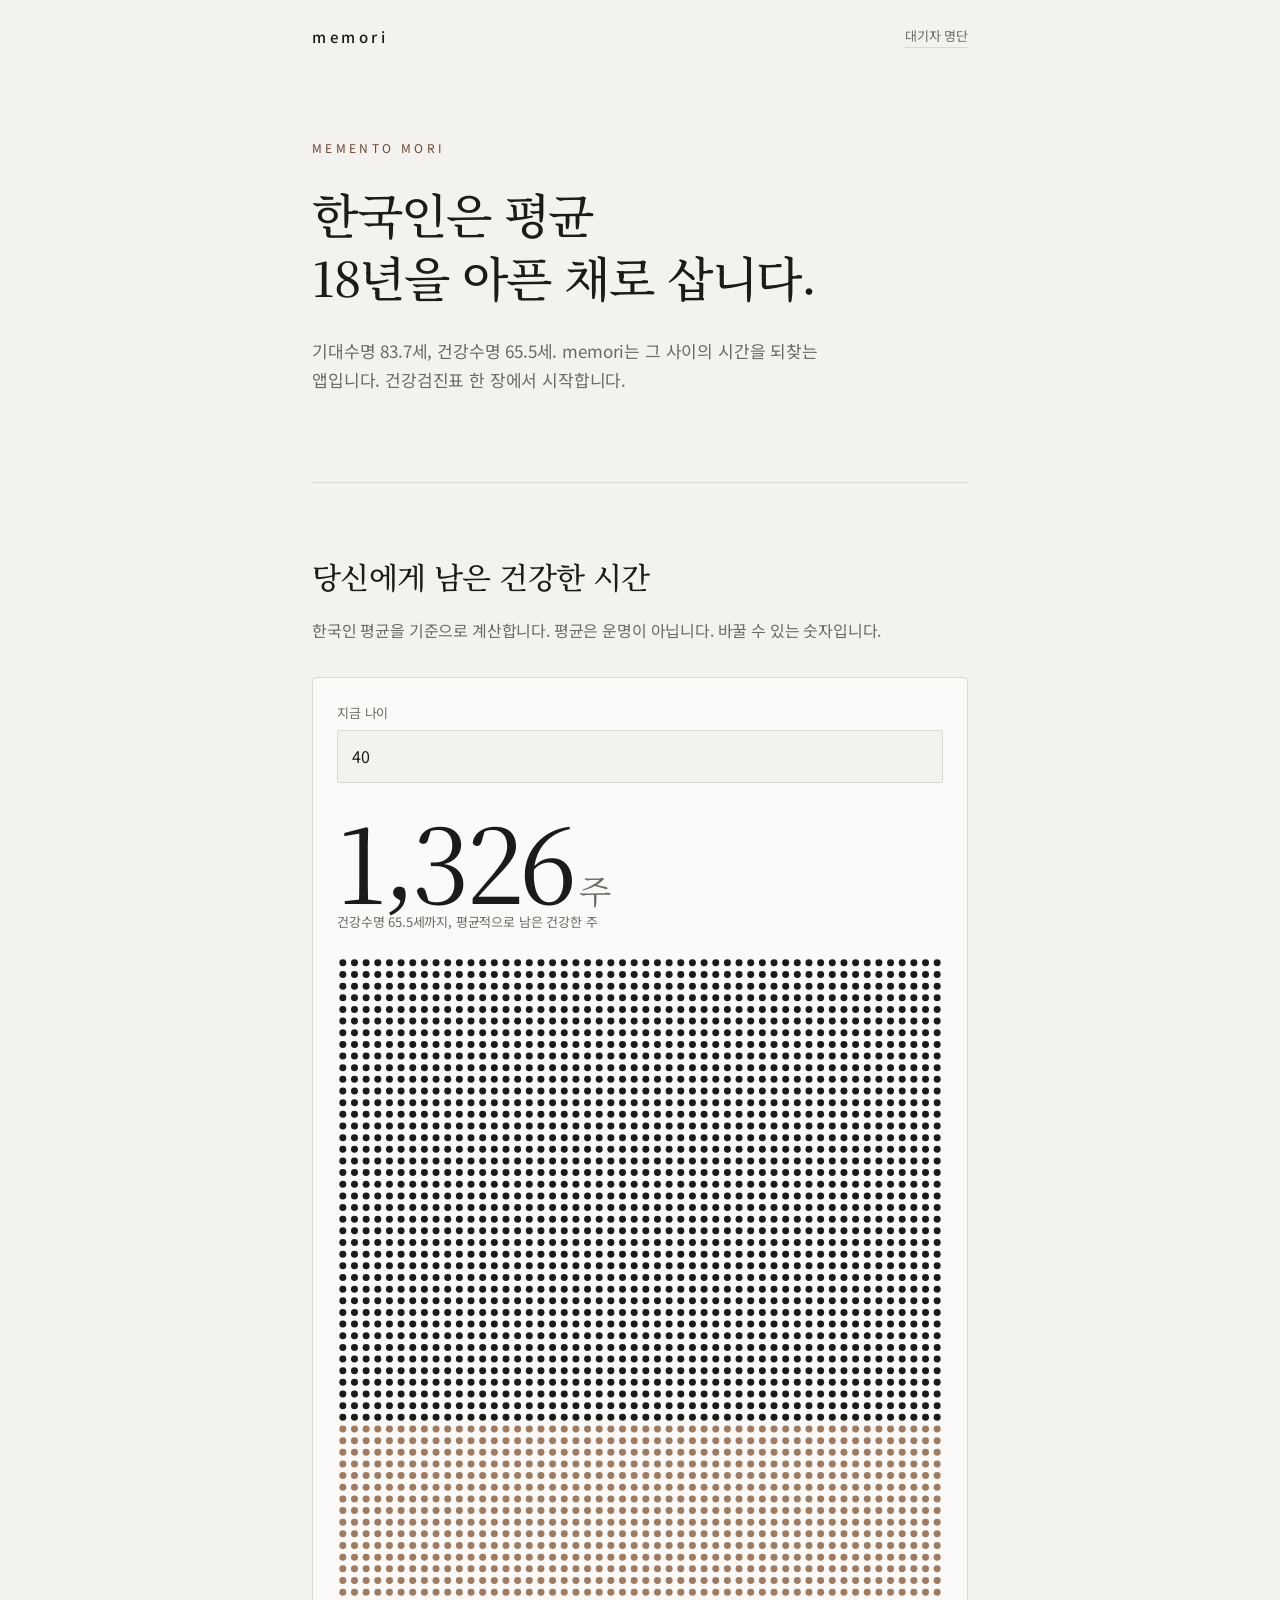
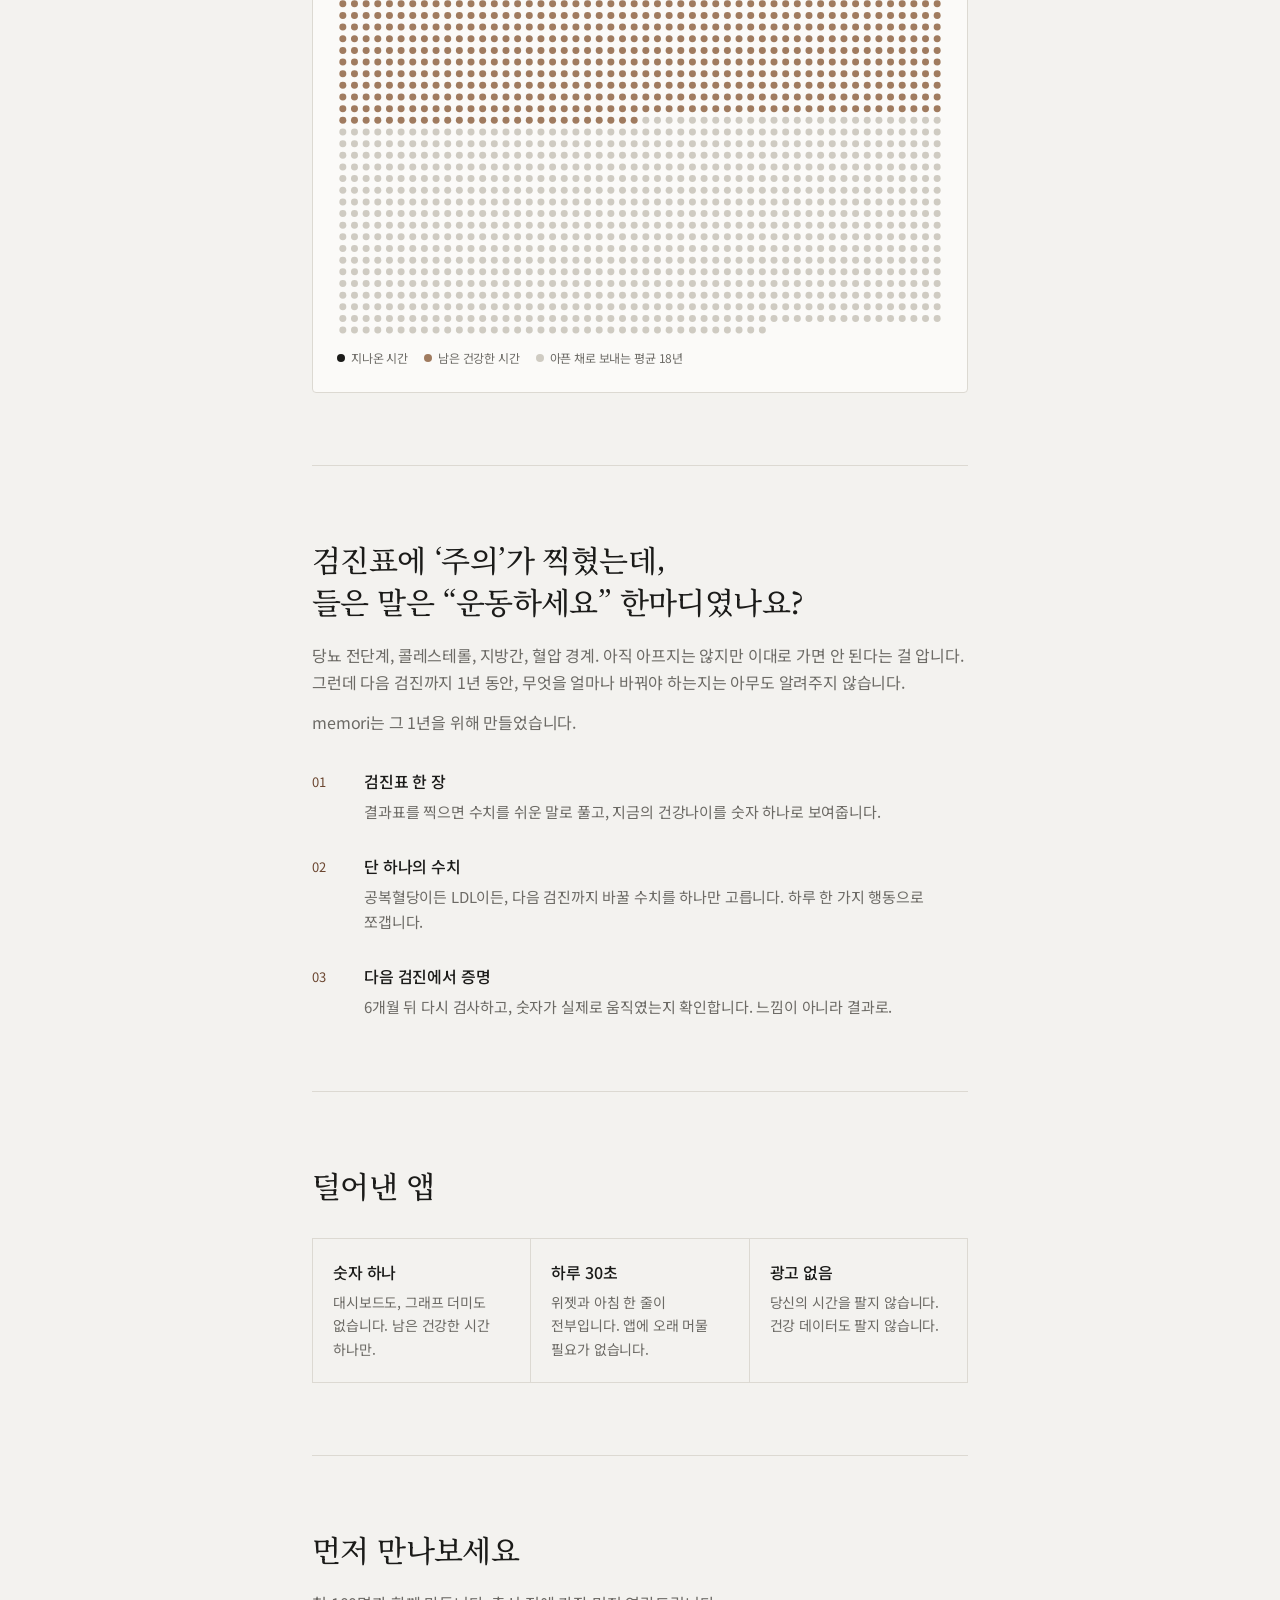
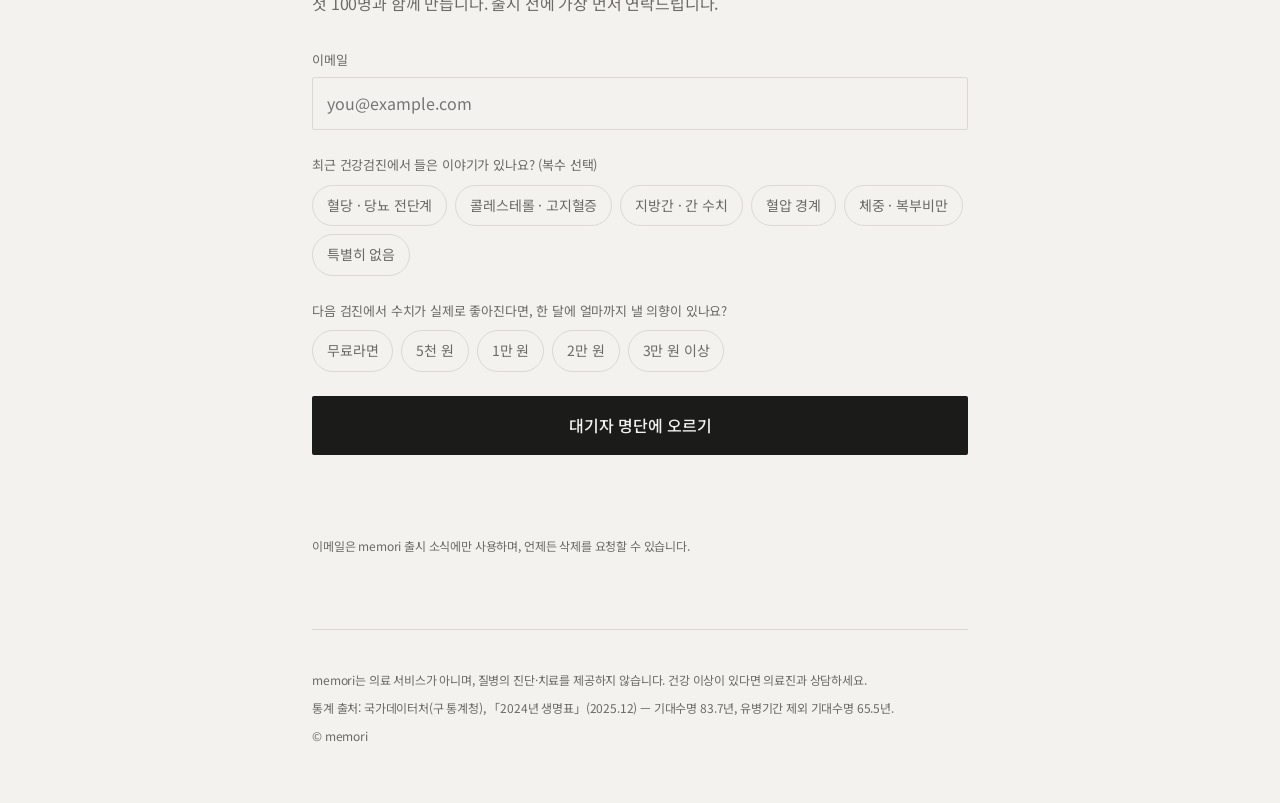
<file: memori/index.html>
<!DOCTYPE html>
<html lang="ko">
<head>
  <meta charset="UTF-8">
  <meta name="viewport" content="width=device-width, initial-scale=1.0">
  <title>memori — 건강수명</title>
  <meta name="description" content="한국인은 평균 18년을 아픈 채로 삽니다. memori는 건강검진표 한 장에서 시작해 그 시간을 되찾는 앱입니다.">
  <meta property="og:title" content="memori — 남은 건강한 시간">
  <meta property="og:description" content="기대수명 83.7세, 건강수명 65.5세. 그 사이의 18년을 되찾는 앱.">
  <link rel="preconnect" href="https://fonts.googleapis.com">
  <link rel="preconnect" href="https://fonts.gstatic.com" crossorigin>
  <link href="https://fonts.googleapis.com/css2?family=Noto+Sans+KR:wght@400;500&family=Noto+Serif+KR:wght@400;500&display=swap" rel="stylesheet">
  <link rel="stylesheet" href="assets/style.css">
</head>
<body>
  <div class="wrap">
    <header class="top">
      <a class="mark" href="./">memori</a>
      <a class="cta-link" href="#join">대기자 명단</a>
    </header>

    <main>
      <section class="hero">
        <p class="eyebrow">Memento mori</p>
        <h1>한국인은 평균<br>18년을 아픈 채로 삽니다.</h1>
        <p class="lead">기대수명 83.7세, 건강수명 65.5세. memori는 그 사이의 시간을 되찾는 앱입니다. 건강검진표 한 장에서 시작합니다.</p>
      </section>

      <section class="reveal" aria-labelledby="calc-title">
        <h2 id="calc-title">당신에게 남은 건강한 시간</h2>
        <p class="muted">한국인 평균을 기준으로 계산합니다. 평균은 운명이 아닙니다. 바꿀 수 있는 숫자입니다.</p>

        <div class="calc">
          <div class="calc-row">
            <div class="field">
              <label for="age">지금 나이</label>
              <input id="age" type="number" inputmode="numeric" min="1" max="100" value="40">
            </div>
          </div>

          <div>
            <div class="figure"><span id="healthy-weeks">1,326</span><span class="figure-unit">주</span></div>
            <p class="muted small" id="healthy-note">건강수명 65.5세까지, 평균적으로 남은 건강한 주</p>
          </div>

          <canvas class="weeks" id="weeks" role="img" aria-label="한 칸이 한 주인 인생 달력"></canvas>
          <div class="legend">
            <span style="--c: var(--lived)">지나온 시간</span>
            <span style="--c: var(--healthy)">남은 건강한 시간</span>
            <span style="--c: var(--unwell)">아픈 채로 보내는 평균 18년</span>
          </div>
        </div>
      </section>

      <section class="reveal">
        <h2>검진표에 ‘주의’가 찍혔는데,<br>들은 말은 “운동하세요” 한마디였나요?</h2>
        <p class="muted">당뇨 전단계, 콜레스테롤, 지방간, 혈압 경계. 아직 아프지는 않지만 이대로 가면 안 된다는 걸 압니다. 그런데 다음 검진까지 1년 동안, 무엇을 얼마나 바꿔야 하는지는 아무도 알려주지 않습니다.</p>
        <p class="muted">memori는 그 1년을 위해 만들었습니다.</p>

        <ol class="steps">
          <li>
            <div>
              <h3>검진표 한 장</h3>
              <p>결과표를 찍으면 수치를 쉬운 말로 풀고, 지금의 건강나이를 숫자 하나로 보여줍니다.</p>
            </div>
          </li>
          <li>
            <div>
              <h3>단 하나의 수치</h3>
              <p>공복혈당이든 LDL이든, 다음 검진까지 바꿀 수치를 하나만 고릅니다. 하루 한 가지 행동으로 쪼갭니다.</p>
            </div>
          </li>
          <li>
            <div>
              <h3>다음 검진에서 증명</h3>
              <p>6개월 뒤 다시 검사하고, 숫자가 실제로 움직였는지 확인합니다. 느낌이 아니라 결과로.</p>
            </div>
          </li>
        </ol>
      </section>

      <section class="reveal">
        <h2>덜어낸 앱</h2>
        <div class="principles">
          <div><strong>숫자 하나</strong><p>대시보드도, 그래프 더미도 없습니다. 남은 건강한 시간 하나만.</p></div>
          <div><strong>하루 30초</strong><p>위젯과 아침 한 줄이 전부입니다. 앱에 오래 머물 필요가 없습니다.</p></div>
          <div><strong>광고 없음</strong><p>당신의 시간을 팔지 않습니다. 건강 데이터도 팔지 않습니다.</p></div>
        </div>
      </section>

      <section class="reveal" id="join" aria-labelledby="join-title">
        <h2 id="join-title">먼저 만나보세요</h2>
        <p class="muted">첫 100명과 함께 만듭니다. 출시 전에 가장 먼저 연락드립니다.</p>

        <form class="waitlist" novalidate>
          <input type="hidden" name="variant" value="healthspan">

          <div class="field">
            <label for="email">이메일</label>
            <input id="email" name="email" type="email" autocomplete="email" placeholder="you@example.com" required>
          </div>

          <fieldset class="fieldset">
            <legend>최근 건강검진에서 들은 이야기가 있나요? (복수 선택)</legend>
            <div class="chips">
              <label><input type="checkbox" name="finding" value="blood_sugar"><span>혈당 · 당뇨 전단계</span></label>
              <label><input type="checkbox" name="finding" value="cholesterol"><span>콜레스테롤 · 고지혈증</span></label>
              <label><input type="checkbox" name="finding" value="fatty_liver"><span>지방간 · 간 수치</span></label>
              <label><input type="checkbox" name="finding" value="blood_pressure"><span>혈압 경계</span></label>
              <label><input type="checkbox" name="finding" value="weight"><span>체중 · 복부비만</span></label>
              <label><input type="checkbox" name="finding" value="none"><span>특별히 없음</span></label>
            </div>
          </fieldset>

          <fieldset class="fieldset">
            <legend>다음 검진에서 수치가 실제로 좋아진다면, 한 달에 얼마까지 낼 의향이 있나요?</legend>
            <div class="chips">
              <label><input type="radio" name="wtp" value="0"><span>무료라면</span></label>
              <label><input type="radio" name="wtp" value="5000"><span>5천 원</span></label>
              <label><input type="radio" name="wtp" value="10000"><span>1만 원</span></label>
              <label><input type="radio" name="wtp" value="20000"><span>2만 원</span></label>
              <label><input type="radio" name="wtp" value="30000+"><span>3만 원 이상</span></label>
            </div>
          </fieldset>

          <button class="submit" type="submit">대기자 명단에 오르기</button>
          <p class="form-status" role="status" aria-live="polite"></p>
          <p class="consent">이메일은 memori 출시 소식에만 사용하며, 언제든 삭제를 요청할 수 있습니다.</p>
        </form>
      </section>
    </main>

    <footer>
      <p>memori는 의료 서비스가 아니며, 질병의 진단·치료를 제공하지 않습니다. 건강 이상이 있다면 의료진과 상담하세요.</p>
      <p>통계 출처: 국가데이터처(구 통계청), 「2024년 생명표」(2025.12) — 기대수명 83.7년, 유병기간 제외 기대수명 65.5년.</p>
      <p>© memori</p>
    </footer>
  </div>

  <script src="assets/waitlist.js"></script>
  <script>
    // Korea, 2024 life tables (국가데이터처, 2025.12)
    const LIFE_EXPECTANCY = 83.7;
    const HEALTHSPAN = 65.5;
    const WEEKS_PER_YEAR = 52;

    const ageInput = document.getElementById('age');
    const weeksOut = document.getElementById('healthy-weeks');
    const noteOut = document.getElementById('healthy-note');
    const canvas = document.getElementById('weeks');

    function currentAge() {
      const v = parseInt(ageInput.value, 10);
      return Number.isFinite(v) ? Math.min(Math.max(v, 0), 100) : 0;
    }

    function render() {
      const age = currentAge();
      const healthyWeeks = Math.max(0, Math.round((HEALTHSPAN - age) * WEEKS_PER_YEAR));

      weeksOut.textContent = healthyWeeks.toLocaleString('ko-KR');
      noteOut.textContent = healthyWeeks > 0
        ? '건강수명 65.5세까지, 평균적으로 남은 건강한 주'
        : '평균 건강수명을 지났습니다. 지금부터의 한 주 한 주가 평균을 넘어서는 시간입니다.';

      drawWeeks(age);
    }

    function drawWeeks(age) {
      const rows = Math.ceil(LIFE_EXPECTANCY);
      const width = canvas.clientWidth;
      const cell = width / WEEKS_PER_YEAR;
      const height = cell * rows;
      const dpr = window.devicePixelRatio || 1;

      canvas.width = Math.round(width * dpr);
      canvas.height = Math.round(height * dpr);
      canvas.style.height = height + 'px';

      const ctx = canvas.getContext('2d');
      ctx.setTransform(dpr, 0, 0, dpr, 0, 0);
      ctx.clearRect(0, 0, width, height);

      const lived = age * WEEKS_PER_YEAR;
      const healthyEnd = HEALTHSPAN * WEEKS_PER_YEAR;
      const lifeEnd = LIFE_EXPECTANCY * WEEKS_PER_YEAR;
      const colors = { lived: cssVar('--lived'), healthy: cssVar('--healthy'), unwell: cssVar('--unwell') };
      const r = Math.max(0.8, cell * 0.3);

      for (let i = 0; i < rows * WEEKS_PER_YEAR && i < lifeEnd; i++) {
        const x = (i % WEEKS_PER_YEAR) * cell + cell / 2;
        const y = Math.floor(i / WEEKS_PER_YEAR) * cell + cell / 2;
        ctx.fillStyle = i < lived ? colors.lived : i < healthyEnd ? colors.healthy : colors.unwell;
        ctx.beginPath();
        ctx.arc(x, y, r, 0, Math.PI * 2);
        ctx.fill();
      }
    }

    ageInput.addEventListener('input', render);
    window.addEventListener('resize', render);
    window.matchMedia('(prefers-color-scheme: dark)').addEventListener('change', render);
    document.addEventListener('DOMContentLoaded', render);
  </script>
</body>
</html>
</file>
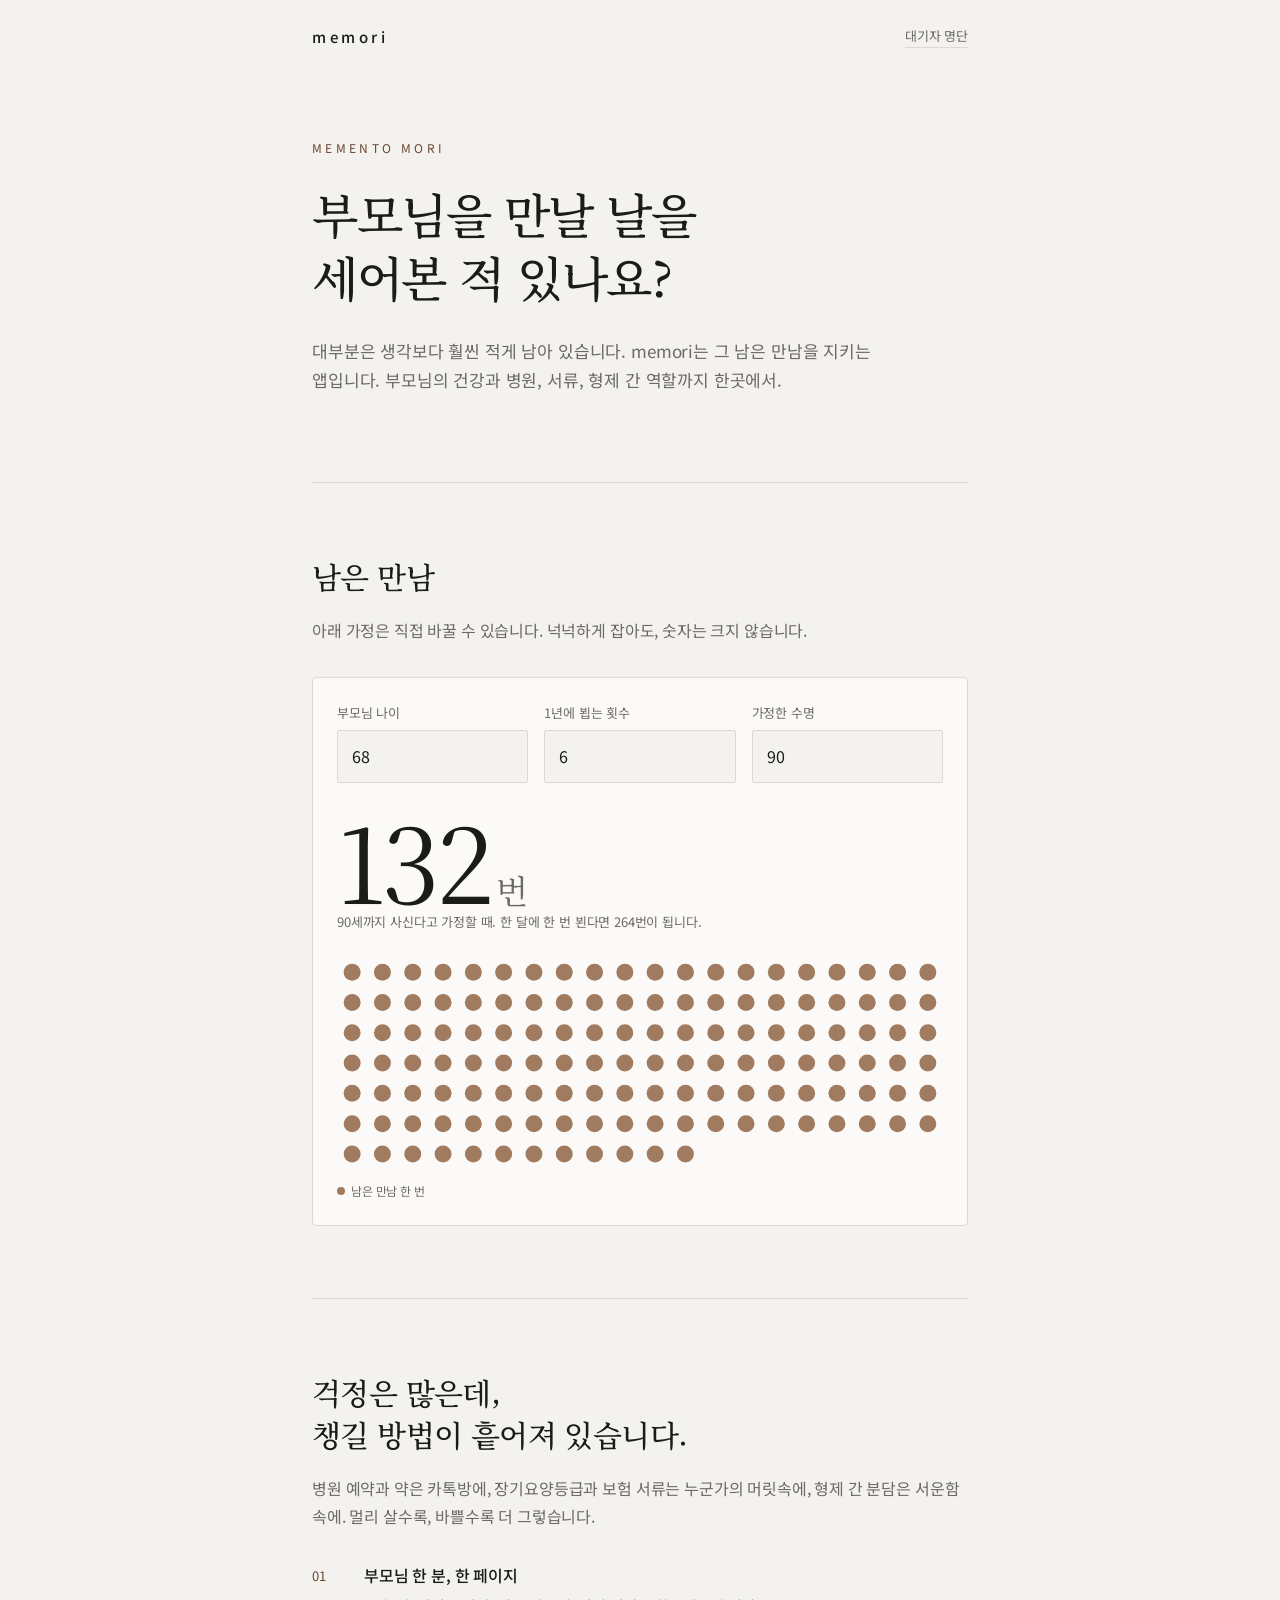
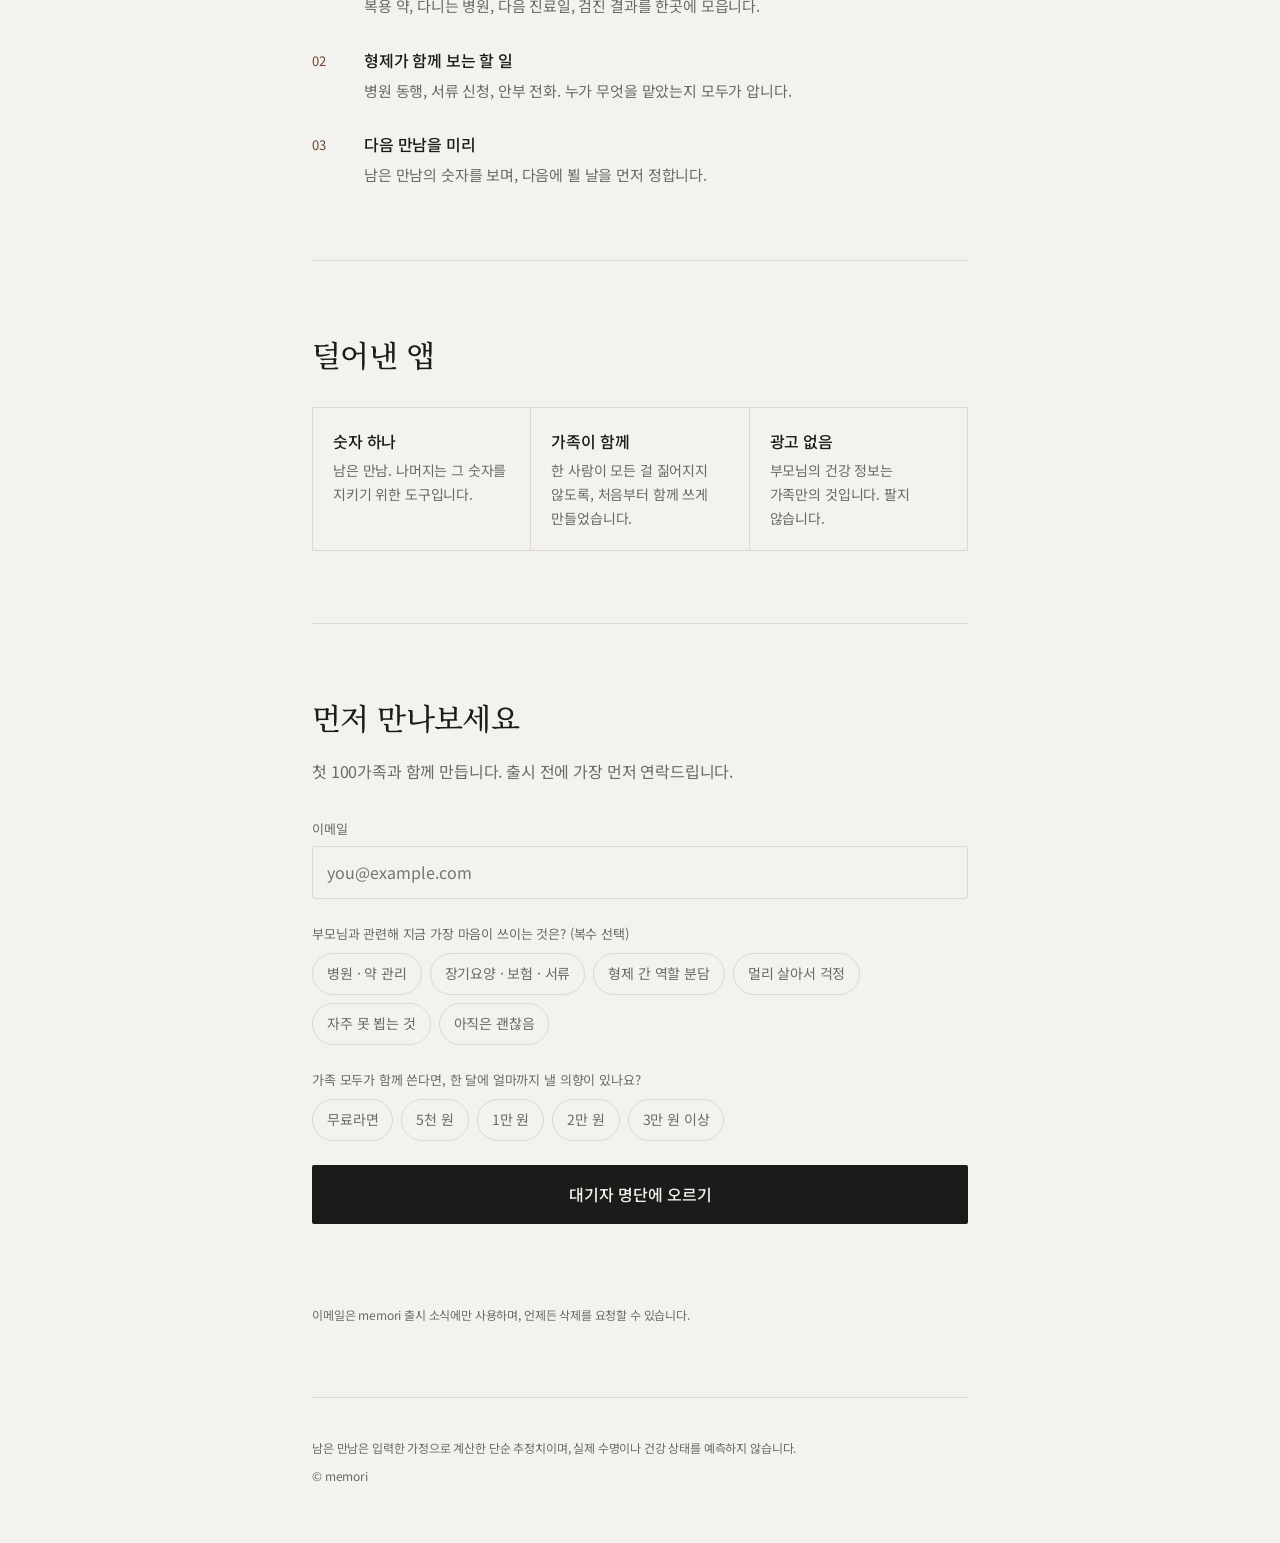
<file: memori/care/index.html>
<!DOCTYPE html>
<html lang="ko">
<head>
  <meta charset="UTF-8">
  <meta name="viewport" content="width=device-width, initial-scale=1.0">
  <title>memori — 부모님과의 시간</title>
  <meta name="description" content="부모님을 만날 날, 생각보다 많이 남지 않았습니다. memori는 부모님의 건강과 병원, 행정, 형제 간 분담을 한곳에서 챙기는 앱입니다.">
  <meta property="og:title" content="memori — 부모님과 남은 시간">
  <meta property="og:description" content="부모님을 만날 날을 세어본 적 있나요?">
  <link rel="preconnect" href="https://fonts.googleapis.com">
  <link rel="preconnect" href="https://fonts.gstatic.com" crossorigin>
  <link href="https://fonts.googleapis.com/css2?family=Noto+Sans+KR:wght@400;500&family=Noto+Serif+KR:wght@400;500&display=swap" rel="stylesheet">
  <link rel="stylesheet" href="../assets/style.css">
</head>
<body>
  <div class="wrap">
    <header class="top">
      <a class="mark" href="./">memori</a>
      <a class="cta-link" href="#join">대기자 명단</a>
    </header>

    <main>
      <section class="hero">
        <p class="eyebrow">Memento mori</p>
        <h1>부모님을 만날 날을<br>세어본 적 있나요?</h1>
        <p class="lead">대부분은 생각보다 훨씬 적게 남아 있습니다. memori는 그 남은 만남을 지키는 앱입니다. 부모님의 건강과 병원, 서류, 형제 간 역할까지 한곳에서.</p>
      </section>

      <section class="reveal" aria-labelledby="calc-title">
        <h2 id="calc-title">남은 만남</h2>
        <p class="muted">아래 가정은 직접 바꿀 수 있습니다. 넉넉하게 잡아도, 숫자는 크지 않습니다.</p>

        <div class="calc">
          <div class="calc-row">
            <div class="field">
              <label for="parent-age">부모님 나이</label>
              <input id="parent-age" type="number" inputmode="numeric" min="30" max="110" value="68">
            </div>
            <div class="field">
              <label for="visits">1년에 뵙는 횟수</label>
              <input id="visits" type="number" inputmode="numeric" min="0" max="365" value="6">
            </div>
            <div class="field">
              <label for="lifespan">가정한 수명</label>
              <input id="lifespan" type="number" inputmode="numeric" min="50" max="120" value="90">
            </div>
          </div>

          <div>
            <div class="figure"><span id="visits-left">132</span><span class="figure-unit">번</span></div>
            <p class="muted small" id="visits-note"></p>
          </div>

          <canvas class="weeks" id="dots" role="img" aria-label="한 점이 한 번의 만남"></canvas>
          <div class="legend">
            <span style="--c: var(--healthy)">남은 만남 한 번</span>
          </div>
        </div>
      </section>

      <section class="reveal">
        <h2>걱정은 많은데,<br>챙길 방법이 흩어져 있습니다.</h2>
        <p class="muted">병원 예약과 약은 카톡방에, 장기요양등급과 보험 서류는 누군가의 머릿속에, 형제 간 분담은 서운함 속에. 멀리 살수록, 바쁠수록 더 그렇습니다.</p>

        <ol class="steps">
          <li>
            <div>
              <h3>부모님 한 분, 한 페이지</h3>
              <p>복용 약, 다니는 병원, 다음 진료일, 검진 결과를 한곳에 모읍니다.</p>
            </div>
          </li>
          <li>
            <div>
              <h3>형제가 함께 보는 할 일</h3>
              <p>병원 동행, 서류 신청, 안부 전화. 누가 무엇을 맡았는지 모두가 압니다.</p>
            </div>
          </li>
          <li>
            <div>
              <h3>다음 만남을 미리</h3>
              <p>남은 만남의 숫자를 보며, 다음에 뵐 날을 먼저 정합니다.</p>
            </div>
          </li>
        </ol>
      </section>

      <section class="reveal">
        <h2>덜어낸 앱</h2>
        <div class="principles">
          <div><strong>숫자 하나</strong><p>남은 만남. 나머지는 그 숫자를 지키기 위한 도구입니다.</p></div>
          <div><strong>가족이 함께</strong><p>한 사람이 모든 걸 짊어지지 않도록, 처음부터 함께 쓰게 만들었습니다.</p></div>
          <div><strong>광고 없음</strong><p>부모님의 건강 정보는 가족만의 것입니다. 팔지 않습니다.</p></div>
        </div>
      </section>

      <section class="reveal" id="join" aria-labelledby="join-title">
        <h2 id="join-title">먼저 만나보세요</h2>
        <p class="muted">첫 100가족과 함께 만듭니다. 출시 전에 가장 먼저 연락드립니다.</p>

        <form class="waitlist" novalidate>
          <input type="hidden" name="variant" value="care">

          <div class="field">
            <label for="email">이메일</label>
            <input id="email" name="email" type="email" autocomplete="email" placeholder="you@example.com" required>
          </div>

          <fieldset class="fieldset">
            <legend>부모님과 관련해 지금 가장 마음이 쓰이는 것은? (복수 선택)</legend>
            <div class="chips">
              <label><input type="checkbox" name="pain" value="health"><span>병원 · 약 관리</span></label>
              <label><input type="checkbox" name="pain" value="admin"><span>장기요양 · 보험 · 서류</span></label>
              <label><input type="checkbox" name="pain" value="siblings"><span>형제 간 역할 분담</span></label>
              <label><input type="checkbox" name="pain" value="distance"><span>멀리 살아서 걱정</span></label>
              <label><input type="checkbox" name="pain" value="time"><span>자주 못 뵙는 것</span></label>
              <label><input type="checkbox" name="pain" value="none"><span>아직은 괜찮음</span></label>
            </div>
          </fieldset>

          <fieldset class="fieldset">
            <legend>가족 모두가 함께 쓴다면, 한 달에 얼마까지 낼 의향이 있나요?</legend>
            <div class="chips">
              <label><input type="radio" name="wtp" value="0"><span>무료라면</span></label>
              <label><input type="radio" name="wtp" value="5000"><span>5천 원</span></label>
              <label><input type="radio" name="wtp" value="10000"><span>1만 원</span></label>
              <label><input type="radio" name="wtp" value="20000"><span>2만 원</span></label>
              <label><input type="radio" name="wtp" value="30000+"><span>3만 원 이상</span></label>
            </div>
          </fieldset>

          <button class="submit" type="submit">대기자 명단에 오르기</button>
          <p class="form-status" role="status" aria-live="polite"></p>
          <p class="consent">이메일은 memori 출시 소식에만 사용하며, 언제든 삭제를 요청할 수 있습니다.</p>
        </form>
      </section>
    </main>

    <footer>
      <p>남은 만남은 입력한 가정으로 계산한 단순 추정치이며, 실제 수명이나 건강 상태를 예측하지 않습니다.</p>
      <p>© memori</p>
    </footer>
  </div>

  <script src="../assets/waitlist.js"></script>
  <script>
    const DOTS_PER_ROW = 20;
    const ageInput = document.getElementById('parent-age');
    const visitsInput = document.getElementById('visits');
    const lifespanInput = document.getElementById('lifespan');
    const out = document.getElementById('visits-left');
    const note = document.getElementById('visits-note');
    const canvas = document.getElementById('dots');

    function num(input, fallback) {
      const v = parseInt(input.value, 10);
      return Number.isFinite(v) && v >= 0 ? v : fallback;
    }

    function render() {
      const age = num(ageInput, 68);
      const visits = num(visitsInput, 6);
      const lifespan = num(lifespanInput, 90);
      const years = Math.max(0, lifespan - age);
      const left = Math.round(years * visits);

      out.textContent = left.toLocaleString('ko-KR');
      if (years === 0) {
        note.textContent = '가정한 수명을 넘어서셨습니다. 지금부터의 모든 만남이 선물입니다.';
      } else if (visits < 12) {
        note.textContent = `${lifespan}세까지 사신다고 가정할 때. 한 달에 한 번 뵌다면 ${Math.round(years * 12).toLocaleString('ko-KR')}번이 됩니다.`;
      } else {
        note.textContent = `${lifespan}세까지 사신다고 가정할 때.`;
      }

      drawDots(Math.min(left, 2000));
    }

    function drawDots(count) {
      const width = canvas.clientWidth;
      const cell = width / DOTS_PER_ROW;
      const rows = Math.max(1, Math.ceil(count / DOTS_PER_ROW));
      const height = cell * rows;
      const dpr = window.devicePixelRatio || 1;

      canvas.width = Math.round(width * dpr);
      canvas.height = Math.round(height * dpr);
      canvas.style.height = height + 'px';

      const ctx = canvas.getContext('2d');
      ctx.setTransform(dpr, 0, 0, dpr, 0, 0);
      ctx.clearRect(0, 0, width, height);
      ctx.fillStyle = cssVar('--healthy');

      const r = cell * 0.28;
      for (let i = 0; i < count; i++) {
        ctx.beginPath();
        ctx.arc((i % DOTS_PER_ROW) * cell + cell / 2, Math.floor(i / DOTS_PER_ROW) * cell + cell / 2, r, 0, Math.PI * 2);
        ctx.fill();
      }
    }

    [ageInput, visitsInput, lifespanInput].forEach((el) => el.addEventListener('input', render));
    window.addEventListener('resize', render);
    window.matchMedia('(prefers-color-scheme: dark)').addEventListener('change', render);
    document.addEventListener('DOMContentLoaded', render);
  </script>
</body>
</html>
</file>
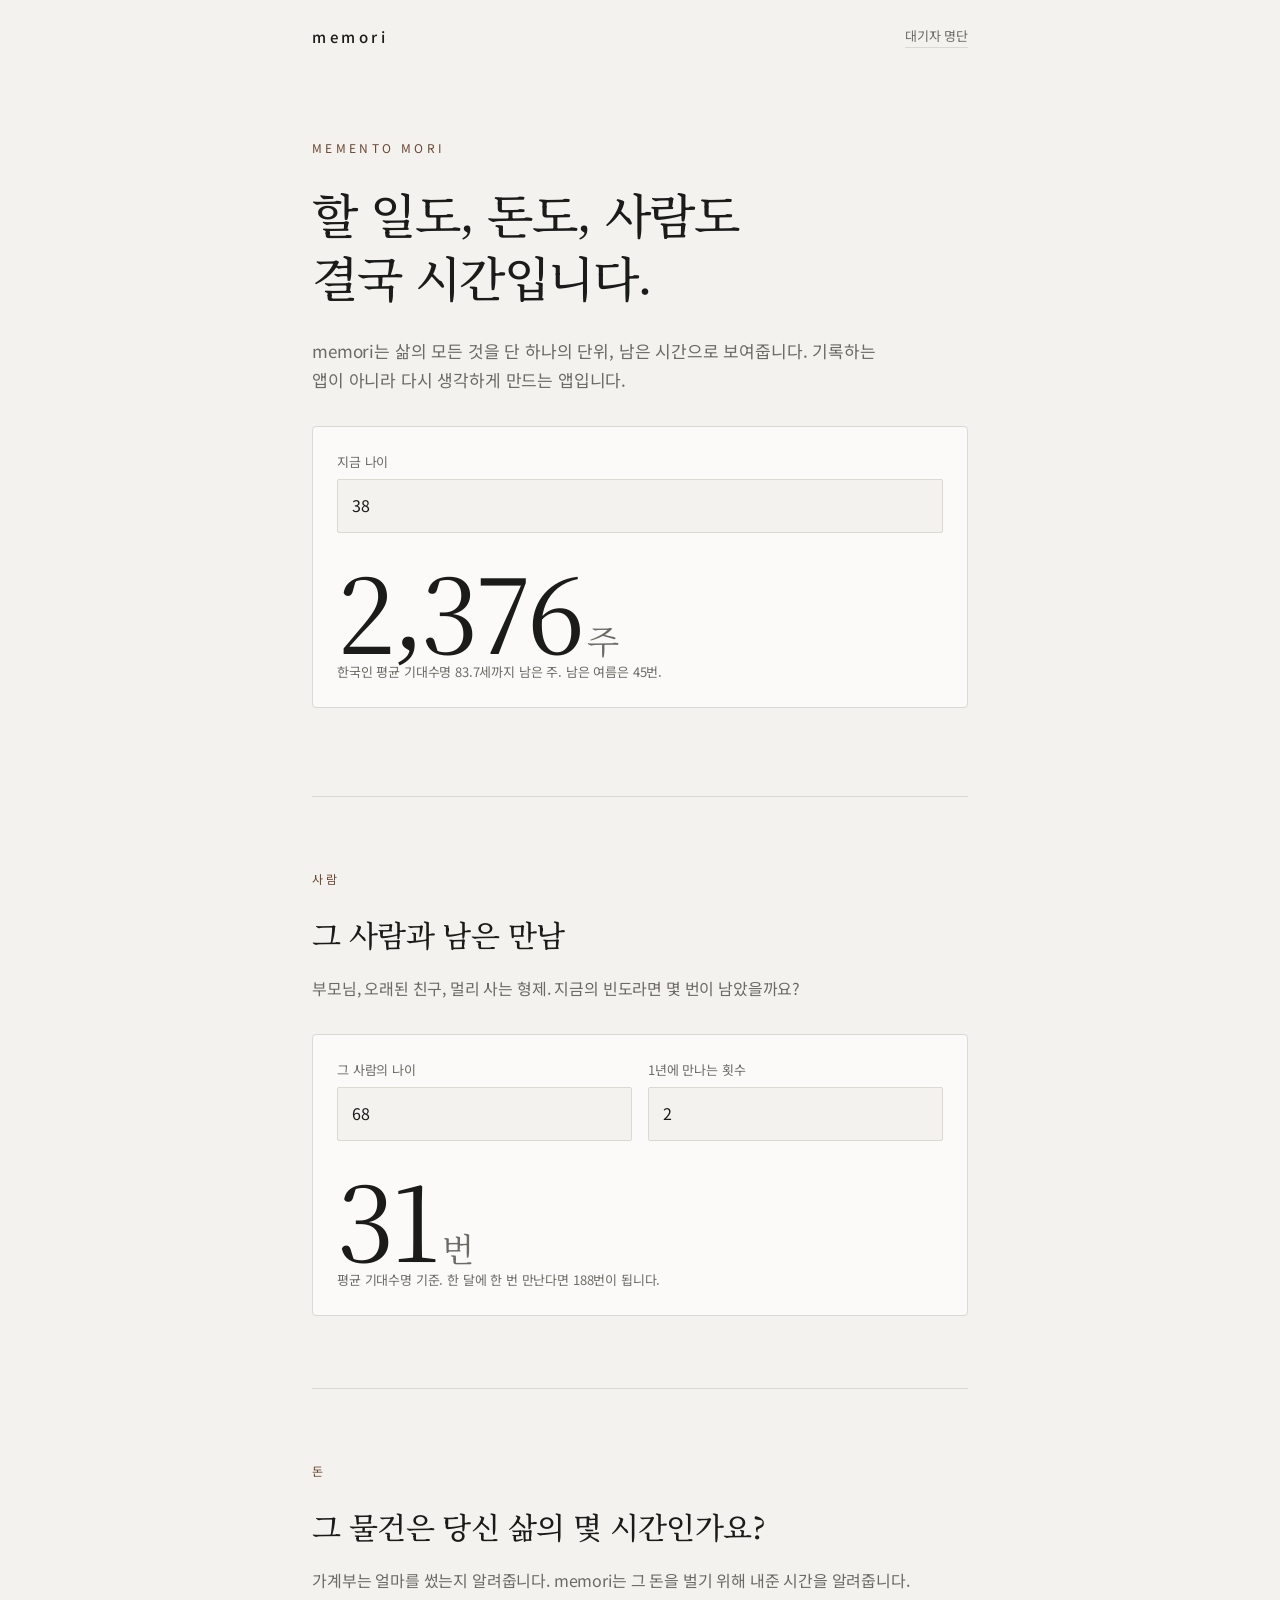
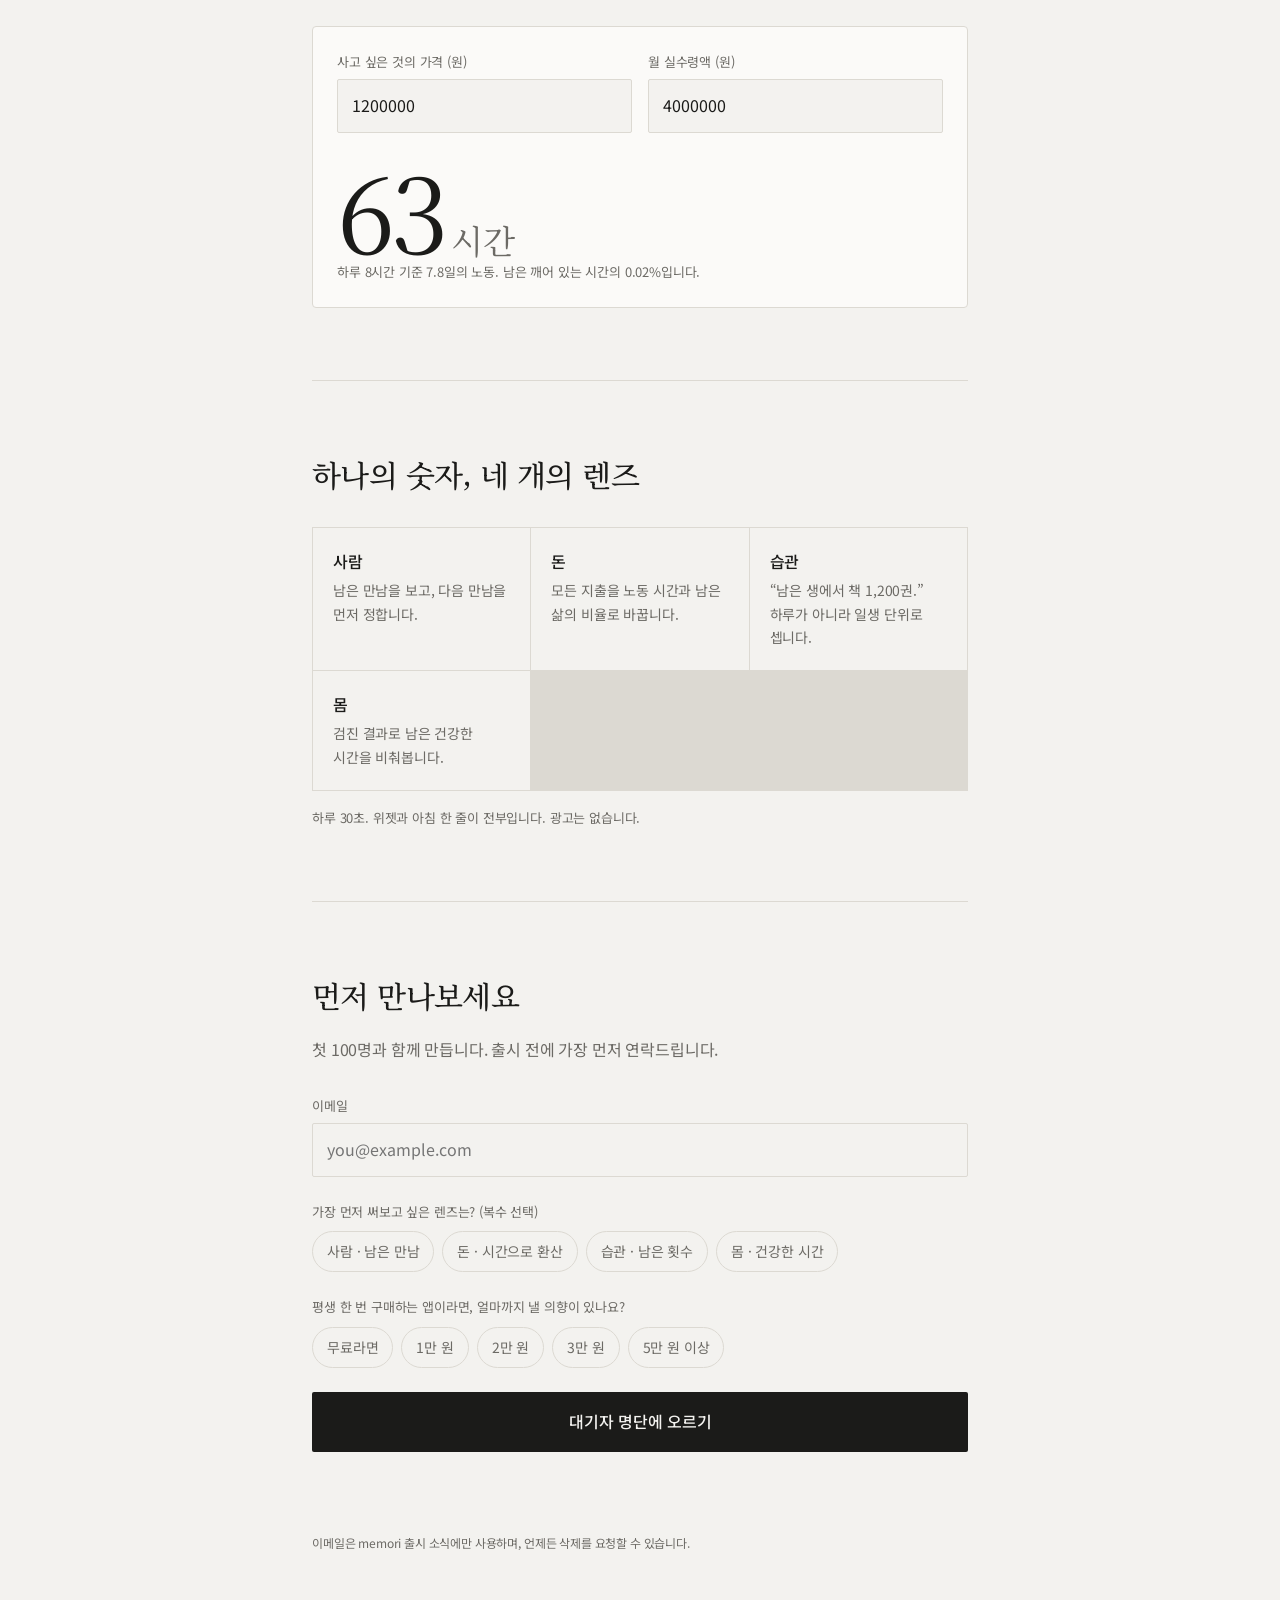
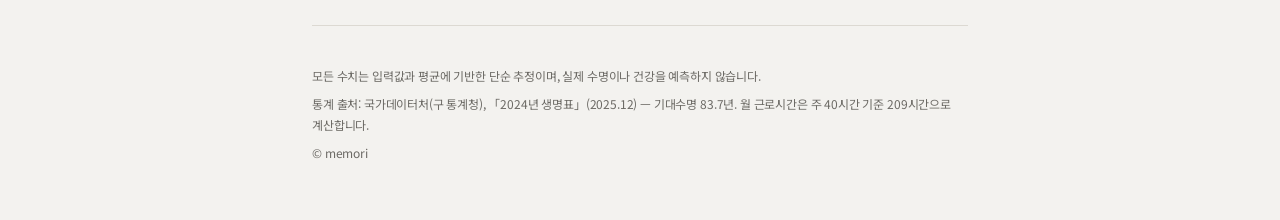
<file: memori/time/index.html>
<!DOCTYPE html>
<html lang="ko">
<head>
  <meta charset="UTF-8">
  <meta name="viewport" content="width=device-width, initial-scale=1.0">
  <title>memori — 남은 시간</title>
  <meta name="description" content="할 일도, 돈도, 사람도 결국 시간입니다. memori는 삶의 모든 것을 남은 시간 하나로 보여주는 앱입니다.">
  <meta property="og:title" content="memori — 남은 시간">
  <meta property="og:description" content="남은 여름은 몇 번일까요? 부모님과의 남은 만남은? 그 물건은 내 삶의 몇 시간일까요?">
  <link rel="preconnect" href="https://fonts.googleapis.com">
  <link rel="preconnect" href="https://fonts.gstatic.com" crossorigin>
  <link href="https://fonts.googleapis.com/css2?family=Noto+Sans+KR:wght@400;500&family=Noto+Serif+KR:wght@400;500&display=swap" rel="stylesheet">
  <link rel="stylesheet" href="../assets/style.css">
</head>
<body>
  <div class="wrap">
    <header class="top">
      <a class="mark" href="./">memori</a>
      <a class="cta-link" href="#join">대기자 명단</a>
    </header>

    <main>
      <section class="hero">
        <p class="eyebrow">Memento mori</p>
        <h1>할 일도, 돈도, 사람도<br>결국 시간입니다.</h1>
        <p class="lead">memori는 삶의 모든 것을 단 하나의 단위, 남은 시간으로 보여줍니다. 기록하는 앱이 아니라 다시 생각하게 만드는 앱입니다.</p>

        <div class="calc">
          <div class="calc-row">
            <div class="field">
              <label for="age">지금 나이</label>
              <input id="age" type="number" inputmode="numeric" min="1" max="100" value="38">
            </div>
          </div>
          <div class="figure"><span id="weeks-left">2,376</span><span class="figure-unit">주</span></div>
          <p class="muted small" id="weeks-note">한국인 평균 기대수명 83.7세까지 남은 주. 남은 여름은 <span id="summers-left">45</span>번.</p>
        </div>
      </section>

      <section class="reveal" aria-labelledby="people-title">
        <p class="eyebrow">사람</p>
        <h2 id="people-title">그 사람과 남은 만남</h2>
        <p class="muted">부모님, 오래된 친구, 멀리 사는 형제. 지금의 빈도라면 몇 번이 남았을까요?</p>

        <div class="calc">
          <div class="calc-row">
            <div class="field">
              <label for="their-age">그 사람의 나이</label>
              <input id="their-age" type="number" inputmode="numeric" min="1" max="110" value="68">
            </div>
            <div class="field">
              <label for="visits">1년에 만나는 횟수</label>
              <input id="visits" type="number" inputmode="numeric" min="0" max="365" value="2">
            </div>
          </div>
          <div class="figure"><span id="meetings-left">31</span><span class="figure-unit">번</span></div>
          <p class="muted small" id="meetings-note"></p>
        </div>
      </section>

      <section class="reveal" aria-labelledby="money-title">
        <p class="eyebrow">돈</p>
        <h2 id="money-title">그 물건은 당신 삶의 몇 시간인가요?</h2>
        <p class="muted">가계부는 얼마를 썼는지 알려줍니다. memori는 그 돈을 벌기 위해 내준 시간을 알려줍니다.</p>

        <div class="calc">
          <div class="calc-row">
            <div class="field">
              <label for="price">사고 싶은 것의 가격 (원)</label>
              <input id="price" type="number" inputmode="numeric" min="0" step="10000" value="1200000">
            </div>
            <div class="field">
              <label for="income">월 실수령액 (원)</label>
              <input id="income" type="number" inputmode="numeric" min="0" step="100000" value="4000000">
            </div>
          </div>
          <div class="figure"><span id="work-hours">63</span><span class="figure-unit">시간</span></div>
          <p class="muted small" id="money-note"></p>
        </div>
      </section>

      <section class="reveal">
        <h2>하나의 숫자, 네 개의 렌즈</h2>
        <div class="principles">
          <div><strong>사람</strong><p>남은 만남을 보고, 다음 만남을 먼저 정합니다.</p></div>
          <div><strong>돈</strong><p>모든 지출을 노동 시간과 남은 삶의 비율로 바꿉니다.</p></div>
          <div><strong>습관</strong><p>“남은 생에서 책 1,200권.” 하루가 아니라 일생 단위로 셉니다.</p></div>
          <div><strong>몸</strong><p>검진 결과로 남은 건강한 시간을 비춰봅니다.</p></div>
        </div>
        <p class="muted small" style="margin-top: 16px">하루 30초. 위젯과 아침 한 줄이 전부입니다. 광고는 없습니다.</p>
      </section>

      <section class="reveal" id="join" aria-labelledby="join-title">
        <h2 id="join-title">먼저 만나보세요</h2>
        <p class="muted">첫 100명과 함께 만듭니다. 출시 전에 가장 먼저 연락드립니다.</p>

        <form class="waitlist" novalidate>
          <input type="hidden" name="variant" value="time">

          <div class="field">
            <label for="email">이메일</label>
            <input id="email" name="email" type="email" autocomplete="email" placeholder="you@example.com" required>
          </div>

          <fieldset class="fieldset">
            <legend>가장 먼저 써보고 싶은 렌즈는? (복수 선택)</legend>
            <div class="chips">
              <label><input type="checkbox" name="lens" value="people"><span>사람 · 남은 만남</span></label>
              <label><input type="checkbox" name="lens" value="money"><span>돈 · 시간으로 환산</span></label>
              <label><input type="checkbox" name="lens" value="habits"><span>습관 · 남은 횟수</span></label>
              <label><input type="checkbox" name="lens" value="body"><span>몸 · 건강한 시간</span></label>
            </div>
          </fieldset>

          <fieldset class="fieldset">
            <legend>평생 한 번 구매하는 앱이라면, 얼마까지 낼 의향이 있나요?</legend>
            <div class="chips">
              <label><input type="radio" name="wtp_once" value="0"><span>무료라면</span></label>
              <label><input type="radio" name="wtp_once" value="10000"><span>1만 원</span></label>
              <label><input type="radio" name="wtp_once" value="20000"><span>2만 원</span></label>
              <label><input type="radio" name="wtp_once" value="30000"><span>3만 원</span></label>
              <label><input type="radio" name="wtp_once" value="50000+"><span>5만 원 이상</span></label>
            </div>
          </fieldset>

          <button class="submit" type="submit">대기자 명단에 오르기</button>
          <p class="form-status" role="status" aria-live="polite"></p>
          <p class="consent">이메일은 memori 출시 소식에만 사용하며, 언제든 삭제를 요청할 수 있습니다.</p>
        </form>
      </section>
    </main>

    <footer>
      <p>모든 수치는 입력값과 평균에 기반한 단순 추정이며, 실제 수명이나 건강을 예측하지 않습니다.</p>
      <p>통계 출처: 국가데이터처(구 통계청), 「2024년 생명표」(2025.12) — 기대수명 83.7년. 월 근로시간은 주 40시간 기준 209시간으로 계산합니다.</p>
      <p>© memori</p>
    </footer>
  </div>

  <script src="../assets/waitlist.js"></script>
  <script>
    // Korea, 2024 life tables (국가데이터처, 2025.12)
    const LIFE_EXPECTANCY = 83.7;
    const MONTHLY_WORK_HOURS = 209;
    const WAKING_HOURS_PER_DAY = 16;
    const fmt = (n) => Math.round(n).toLocaleString('ko-KR');

    const $ = (id) => document.getElementById(id);
    function num(id, fallback) {
      const v = parseFloat($(id).value);
      return Number.isFinite(v) && v >= 0 ? v : fallback;
    }

    function render() {
      const age = num('age', 38);
      const yearsLeft = Math.max(0, LIFE_EXPECTANCY - age);

      $('weeks-left').textContent = fmt(yearsLeft * 52);
      $('summers-left').textContent = fmt(Math.floor(yearsLeft));

      // People: the meeting window closes at whichever life expectancy runs out first.
      const theirAge = num('their-age', 68);
      const visits = num('visits', 2);
      const sharedYears = Math.max(0, Math.min(LIFE_EXPECTANCY - theirAge, yearsLeft));
      const meetings = sharedYears * visits;
      $('meetings-left').textContent = fmt(meetings);
      $('meetings-note').textContent = sharedYears === 0
        ? '평균 기대수명을 넘어선 시간입니다. 지금부터의 모든 만남이 선물입니다.'
        : `평균 기대수명 기준. 한 달에 한 번 만난다면 ${fmt(sharedYears * 12)}번이 됩니다.`;

      // Money: price ÷ hourly take-home, then share of remaining waking hours.
      const price = num('price', 1200000);
      const income = num('income', 4000000);
      const hourly = income / MONTHLY_WORK_HOURS;
      const hours = hourly > 0 ? price / hourly : 0;
      const wakingLeft = yearsLeft * 365 * WAKING_HOURS_PER_DAY;
      const share = wakingLeft > 0 ? (hours / wakingLeft) * 100 : 0;
      $('work-hours').textContent = fmt(hours);
      $('money-note').textContent = hourly > 0
        ? `하루 8시간 기준 ${(hours / 8).toFixed(1)}일의 노동. 남은 깨어 있는 시간의 ${share < 0.01 ? share.toFixed(3) : share.toFixed(2)}%입니다.`
        : '월 실수령액을 입력해주세요.';
    }

    ['age', 'their-age', 'visits', 'price', 'income'].forEach((id) => $(id).addEventListener('input', render));
    document.addEventListener('DOMContentLoaded', render);
  </script>
</body>
</html>
</file>
<file: memori/assets/style.css>
/* memori — shared landing styles
   Aluminum, walnut, ink. Frugal, never shabby. */

:root {
  --bg: #f3f2ef;
  --surface: #fbfaf8;
  --ink: #1b1b19;
  --muted: #6c6a65;
  --line: #dcd9d2;
  --walnut: #6b4630;
  --walnut-soft: #a07b5f;
  --lived: #1b1b19;
  --healthy: #a07b5f;
  --unwell: #cfcbc2;
  --danger: #9b3b2a;
  color-scheme: light;
}

@media (prefers-color-scheme: dark) {
  :root:not([data-theme="light"]) {
    --bg: #121211;
    --surface: #1a1a18;
    --ink: #ecebe7;
    --muted: #9a978f;
    --line: #2e2d2a;
    --walnut: #c19a78;
    --walnut-soft: #8f6c52;
    --lived: #ecebe7;
    --healthy: #b08b6a;
    --unwell: #3a3935;
    --danger: #e08a74;
    color-scheme: dark;
  }
}

:root[data-theme="dark"] {
  --bg: #121211;
  --surface: #1a1a18;
  --ink: #ecebe7;
  --muted: #9a978f;
  --line: #2e2d2a;
  --walnut: #c19a78;
  --walnut-soft: #8f6c52;
  --lived: #ecebe7;
  --healthy: #b08b6a;
  --unwell: #3a3935;
  --danger: #e08a74;
  color-scheme: dark;
}

* { box-sizing: border-box; margin: 0; padding: 0; }

html { -webkit-text-size-adjust: 100%; }

body {
  background: var(--bg);
  color: var(--ink);
  font-family: 'Noto Sans KR', -apple-system, BlinkMacSystemFont, sans-serif;
  font-weight: 400;
  line-height: 1.7;
  letter-spacing: -0.01em;
  word-break: keep-all;
  overflow-x: hidden;
}

.serif { font-family: 'Noto Serif KR', Georgia, serif; }

.wrap {
  max-width: 720px;
  margin: 0 auto;
  padding: 0 16px;
}

@media (min-width: 640px) {
  .wrap { padding: 0 32px; }
}

/* Header */
.top {
  display: flex;
  justify-content: space-between;
  align-items: center;
  padding: 24px 0;
}

.mark {
  font-size: 15px;
  font-weight: 500;
  letter-spacing: 0.24em;
  text-transform: lowercase;
  color: var(--ink);
  text-decoration: none;
}

.top a.cta-link {
  font-size: 13px;
  color: var(--muted);
  text-decoration: none;
  border-bottom: 1px solid var(--line);
}

/* Sections */
section { padding: 72px 0; border-top: 1px solid var(--line); }
section.hero { border-top: none; padding: 64px 0 88px; }

.eyebrow {
  font-size: 12px;
  letter-spacing: 0.28em;
  text-transform: uppercase;
  color: var(--walnut);
  margin-bottom: 24px;
}

h1 {
  font-family: 'Noto Serif KR', Georgia, serif;
  font-weight: 500;
  font-size: clamp(30px, 7vw, 48px);
  line-height: 1.32;
  letter-spacing: -0.03em;
  margin-bottom: 28px;
}

h2 {
  font-family: 'Noto Serif KR', Georgia, serif;
  font-weight: 500;
  font-size: clamp(22px, 5vw, 30px);
  line-height: 1.4;
  letter-spacing: -0.02em;
  margin-bottom: 20px;
}

.lead { font-size: 17px; color: var(--muted); max-width: 34em; }
p + p { margin-top: 12px; }
.muted { color: var(--muted); }
.small { font-size: 13px; }

/* Big number */
.figure {
  font-family: 'Noto Serif KR', Georgia, serif;
  font-size: clamp(56px, 16vw, 104px);
  font-weight: 400;
  line-height: 1;
  letter-spacing: -0.04em;
  font-variant-numeric: tabular-nums;
}

.figure-unit { font-size: 0.32em; letter-spacing: 0; margin-left: 6px; color: var(--muted); }

/* Calculator */
.calc {
  background: var(--surface);
  border: 1px solid var(--line);
  border-radius: 4px;
  padding: 24px;
  margin-top: 32px;
}

.calc-row {
  display: flex;
  flex-wrap: wrap;
  gap: 16px;
  margin-bottom: 24px;
}

.field { display: flex; flex-direction: column; gap: 6px; flex: 1 1 140px; }
.field label, .fieldset legend { font-size: 13px; color: var(--muted); }

input[type="number"], input[type="email"] {
  width: 100%;
  font: inherit;
  font-size: 16px;
  color: var(--ink);
  background: var(--bg);
  border: 1px solid var(--line);
  border-radius: 2px;
  padding: 12px 14px;
  outline: none;
  transition: border-color .2s;
}

input:focus { border-color: var(--walnut); }

canvas.weeks { display: block; width: 100%; margin-top: 24px; }

.legend { display: flex; flex-wrap: wrap; gap: 16px; margin-top: 12px; font-size: 12px; color: var(--muted); }
.legend span::before {
  content: '';
  display: inline-block;
  width: 8px; height: 8px;
  margin-right: 6px;
  vertical-align: 1px;
  border-radius: 50%;
  background: var(--c);
}

/* Steps */
.steps { list-style: none; counter-reset: s; display: grid; gap: 28px; margin-top: 32px; }
.steps li { counter-increment: s; display: grid; grid-template-columns: 40px 1fr; gap: 12px; }
.steps li::before {
  content: counter(s, decimal-leading-zero);
  font-size: 13px;
  color: var(--walnut);
  font-variant-numeric: tabular-nums;
  padding-top: 3px;
}
.steps h3 { font-size: 16px; font-weight: 500; margin-bottom: 4px; }
.steps p { color: var(--muted); font-size: 15px; }

.principles { display: grid; grid-template-columns: repeat(auto-fit, minmax(180px, 1fr)); gap: 1px; background: var(--line); border: 1px solid var(--line); margin-top: 32px; }
.principles div { background: var(--bg); padding: 20px; }
.principles strong { display: block; font-weight: 500; margin-bottom: 4px; }
.principles p { font-size: 14px; color: var(--muted); }

/* Form */
form.waitlist { margin-top: 32px; display: grid; gap: 24px; }

.fieldset { border: none; display: grid; gap: 8px; }
.fieldset legend { margin-bottom: 8px; }

.chips { display: flex; flex-wrap: wrap; gap: 8px; }
.chips label { cursor: pointer; }
.chips input { position: absolute; opacity: 0; pointer-events: none; }
.chips span {
  display: inline-block;
  font-size: 14px;
  padding: 8px 14px;
  border: 1px solid var(--line);
  border-radius: 999px;
  color: var(--muted);
  transition: all .2s;
}
.chips input:checked + span { border-color: var(--ink); color: var(--ink); background: var(--surface); }
.chips input:focus-visible + span { outline: 2px solid var(--walnut); outline-offset: 2px; }

button.submit {
  font: inherit;
  font-size: 16px;
  font-weight: 500;
  color: var(--bg);
  background: var(--ink);
  border: none;
  border-radius: 2px;
  padding: 16px 20px;
  cursor: pointer;
  transition: opacity .2s;
}
button.submit:hover { opacity: .86; }
button.submit:disabled { opacity: .4; cursor: default; }

.form-status { font-size: 14px; min-height: 1.5em; }
.form-status.ok { color: var(--walnut); }
.form-status.err { color: var(--danger); }

.consent { font-size: 12px; color: var(--muted); }

/* Footer */
footer { border-top: 1px solid var(--line); padding: 40px 0 56px; font-size: 12px; color: var(--muted); }
footer p + p { margin-top: 8px; }
footer a { color: inherit; }

/* Motion */
.reveal { opacity: 0; transform: translateY(16px); transition: opacity .9s ease, transform .9s ease; }
.reveal.in { opacity: 1; transform: none; }

@media (prefers-reduced-motion: reduce) {
  .reveal { opacity: 1; transform: none; transition: none; }
}
</file>
